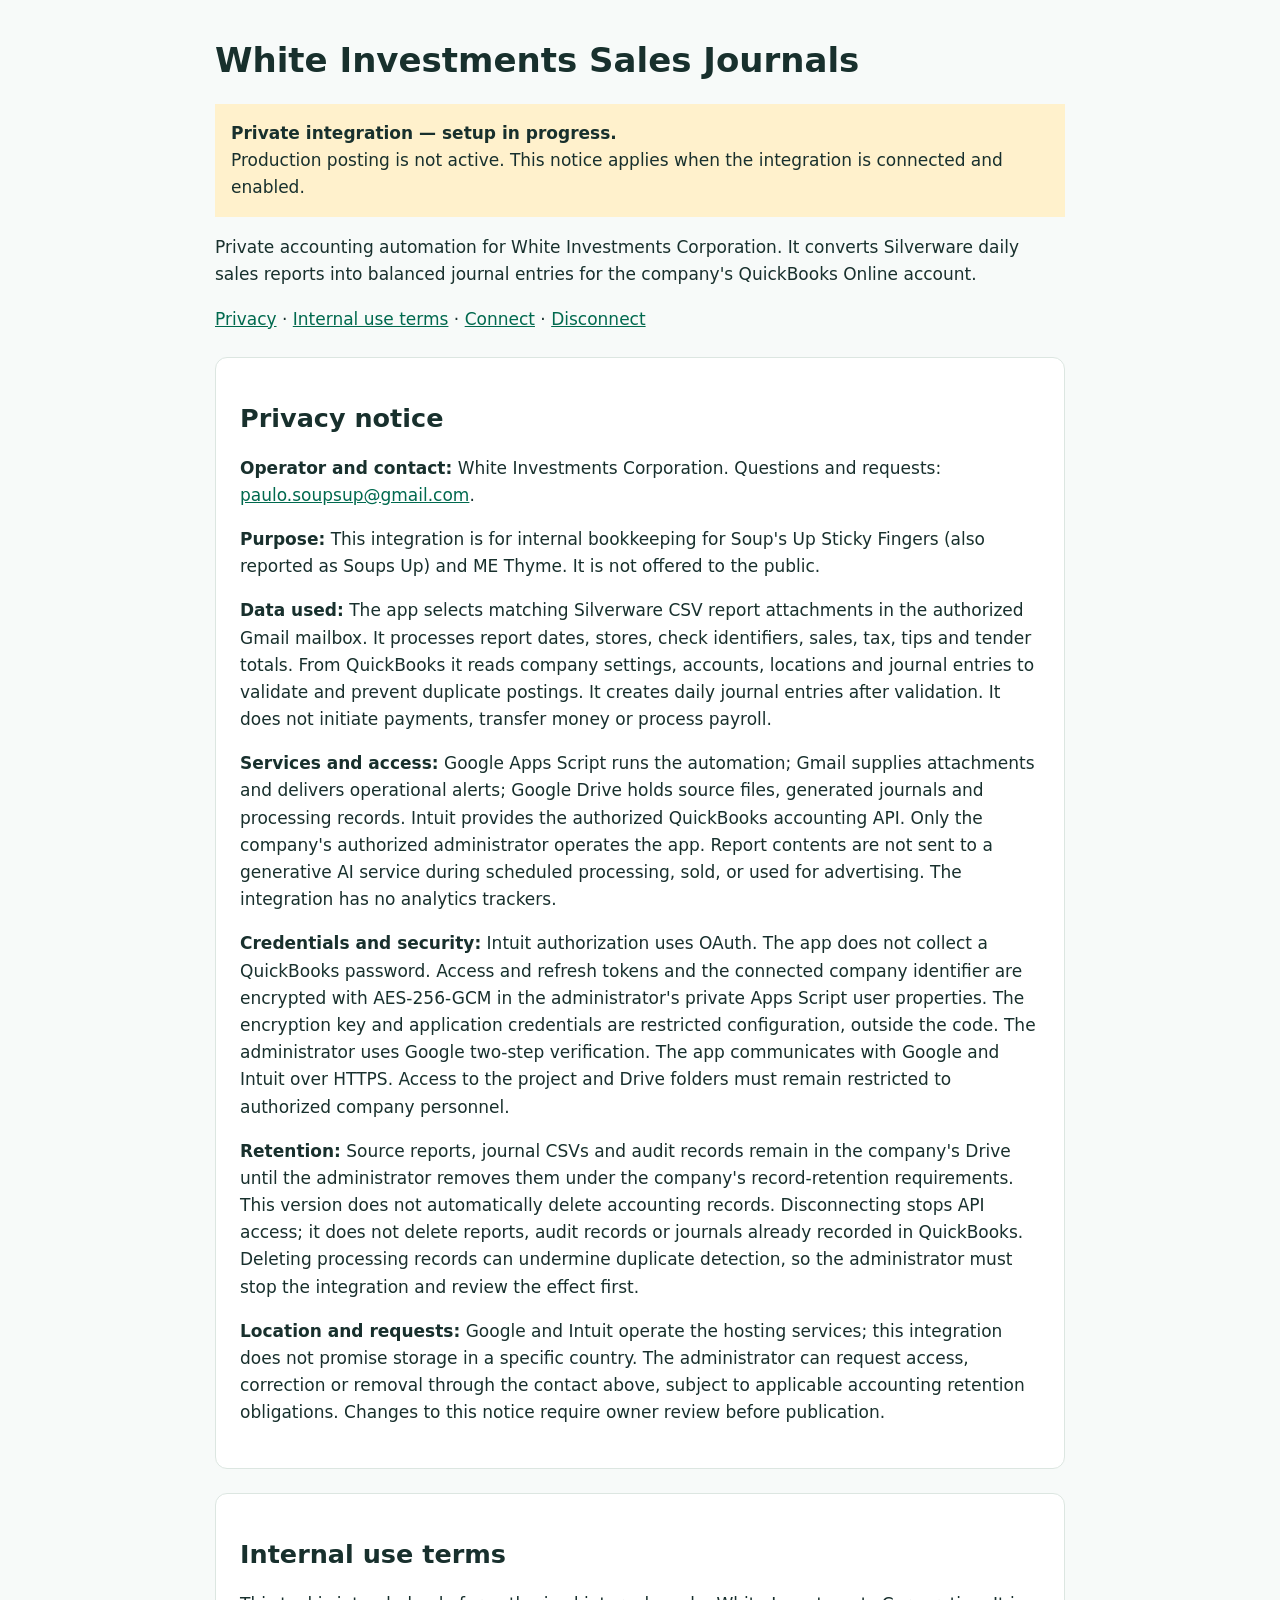
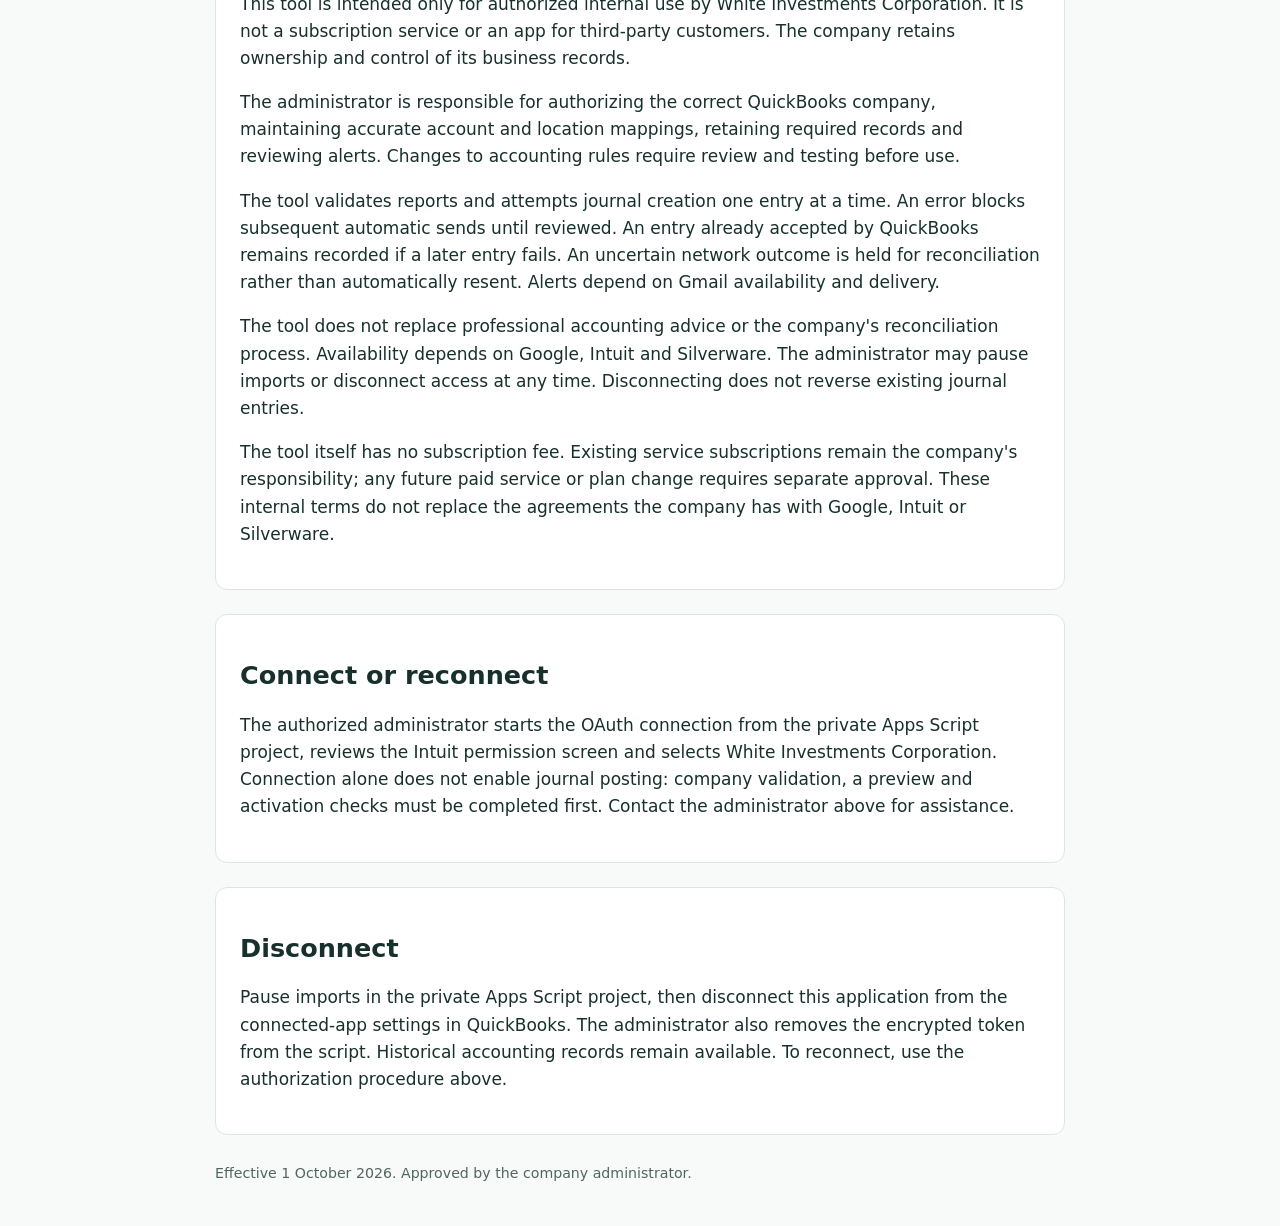
<file: white-investments-journals/index.html>
<!doctype html><html lang="en"><meta charset="utf-8"><meta name="viewport" content="width=device-width,initial-scale=1">
<meta name="referrer" content="no-referrer"><title>White Investments Sales Journals</title>
<style>body{font:17px/1.6 system-ui,sans-serif;max-width:850px;margin:40px auto;padding:0 24px;color:#18302d;background:#f7faf9}h1,h2{line-height:1.2}section{background:white;padding:24px;margin:24px 0;border:1px solid #dce6e1;border-radius:12px}aside{background:#fff1cc;padding:16px}a{color:#00694e}small{color:#52655f}</style>
<h1>White Investments Sales Journals</h1>
<aside><strong>Private integration — setup in progress.</strong><br>Production posting is not active. This notice applies when the integration is connected and enabled.</aside>
<p>Private accounting automation for White Investments Corporation. It converts Silverware daily sales reports into balanced journal entries for the company's QuickBooks Online account.</p>
<nav><a href="#privacy">Privacy</a> · <a href="#terms">Internal use terms</a> · <a href="#connect">Connect</a> · <a href="#disconnect">Disconnect</a></nav>
<section id="privacy"><h2>Privacy notice</h2>
<p><strong>Operator and contact:</strong> White Investments Corporation. Questions and requests: <a href="mailto:paulo.soupsup@gmail.com">paulo.soupsup@gmail.com</a>.</p>
<p><strong>Purpose:</strong> This integration is for internal bookkeeping for Soup's Up Sticky Fingers (also reported as Soups Up) and ME Thyme. It is not offered to the public.</p>
<p><strong>Data used:</strong> The app selects matching Silverware CSV report attachments in the authorized Gmail mailbox. It processes report dates, stores, check identifiers, sales, tax, tips and tender totals. From QuickBooks it reads company settings, accounts, locations and journal entries to validate and prevent duplicate postings. It creates daily journal entries after validation. It does not initiate payments, transfer money or process payroll.</p>
<p><strong>Services and access:</strong> Google Apps Script runs the automation; Gmail supplies attachments and delivers operational alerts; Google Drive holds source files, generated journals and processing records. Intuit provides the authorized QuickBooks accounting API. Only the company's authorized administrator operates the app. Report contents are not sent to a generative AI service during scheduled processing, sold, or used for advertising. The integration has no analytics trackers.</p>
<p><strong>Credentials and security:</strong> Intuit authorization uses OAuth. The app does not collect a QuickBooks password. Access and refresh tokens and the connected company identifier are encrypted with AES-256-GCM in the administrator's private Apps Script user properties. The encryption key and application credentials are restricted configuration, outside the code. The administrator uses Google two-step verification. The app communicates with Google and Intuit over HTTPS. Access to the project and Drive folders must remain restricted to authorized company personnel.</p>
<p><strong>Retention:</strong> Source reports, journal CSVs and audit records remain in the company's Drive until the administrator removes them under the company's record-retention requirements. This version does not automatically delete accounting records. Disconnecting stops API access; it does not delete reports, audit records or journals already recorded in QuickBooks. Deleting processing records can undermine duplicate detection, so the administrator must stop the integration and review the effect first.</p>
<p><strong>Location and requests:</strong> Google and Intuit operate the hosting services; this integration does not promise storage in a specific country. The administrator can request access, correction or removal through the contact above, subject to applicable accounting retention obligations. Changes to this notice require owner review before publication.</p></section>
<section id="terms"><h2>Internal use terms</h2>
<p>This tool is intended only for authorized internal use by White Investments Corporation. It is not a subscription service or an app for third-party customers. The company retains ownership and control of its business records.</p>
<p>The administrator is responsible for authorizing the correct QuickBooks company, maintaining accurate account and location mappings, retaining required records and reviewing alerts. Changes to accounting rules require review and testing before use.</p>
<p>The tool validates reports and attempts journal creation one entry at a time. An error blocks subsequent automatic sends until reviewed. An entry already accepted by QuickBooks remains recorded if a later entry fails. An uncertain network outcome is held for reconciliation rather than automatically resent. Alerts depend on Gmail availability and delivery.</p>
<p>The tool does not replace professional accounting advice or the company's reconciliation process. Availability depends on Google, Intuit and Silverware. The administrator may pause imports or disconnect access at any time. Disconnecting does not reverse existing journal entries.</p>
<p>The tool itself has no subscription fee. Existing service subscriptions remain the company's responsibility; any future paid service or plan change requires separate approval. These internal terms do not replace the agreements the company has with Google, Intuit or Silverware.</p></section>
<section id="connect"><h2>Connect or reconnect</h2><p>The authorized administrator starts the OAuth connection from the private Apps Script project, reviews the Intuit permission screen and selects White Investments Corporation. Connection alone does not enable journal posting: company validation, a preview and activation checks must be completed first. Contact the administrator above for assistance.</p></section>
<section id="disconnect"><h2>Disconnect</h2><p>Pause imports in the private Apps Script project, then disconnect this application from the connected-app settings in QuickBooks. The administrator also removes the encrypted token from the script. Historical accounting records remain available. To reconnect, use the authorization procedure above.</p></section>
<small>Effective 1 October 2026. Approved by the company administrator.</small></html>
</file>
